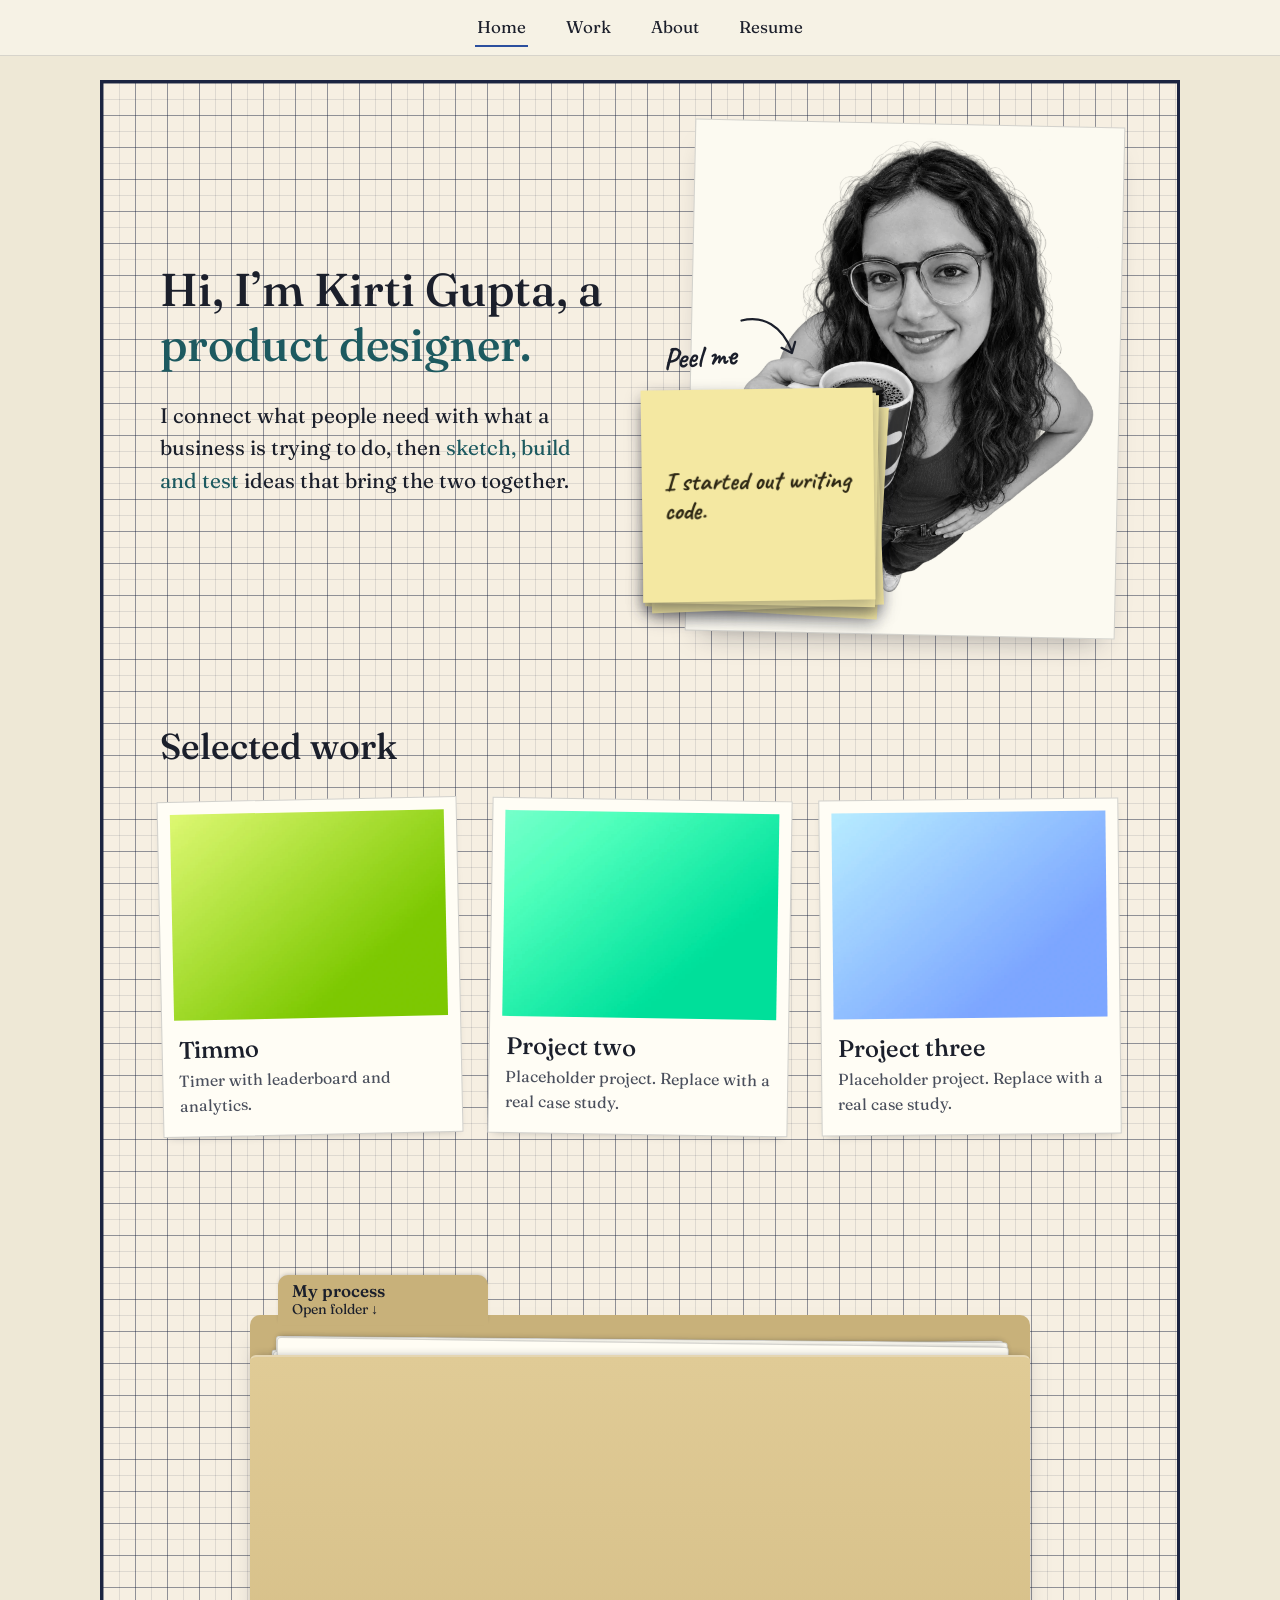
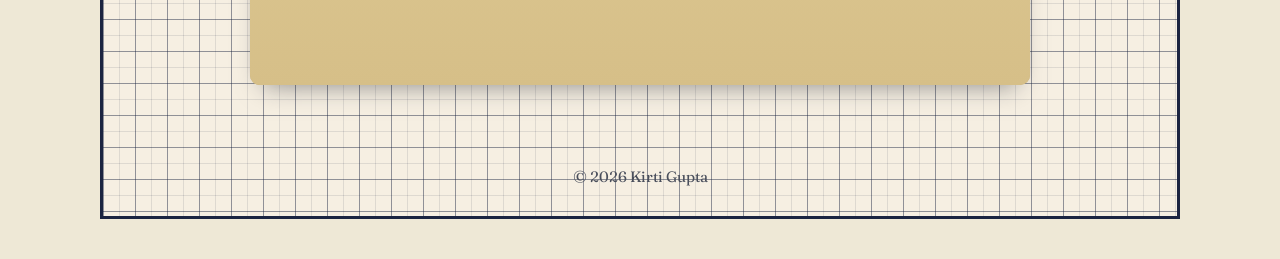
<file: index.html>
<!DOCTYPE html>
<html lang="en">
<head>
  <meta charset="UTF-8" />
  <meta name="viewport" content="width=device-width, initial-scale=1" />
  <link rel="preconnect" href="https://fonts.googleapis.com" />
  <link rel="preconnect" href="https://fonts.gstatic.com" crossorigin />
  <link href="https://fonts.googleapis.com/css2?family=Caveat:wght@500;700&family=Fraunces:opsz,wght@9..144,400;9..144,500;9..144,600&display=swap" rel="stylesheet" />
  <link rel="stylesheet" href="styles.css" />
  <title>Kirti Gupta · Product designer</title>
</head>
<body data-page="home">
  <a class="skip" href="#main">Skip to content</a>
  <nav class="nav" aria-label="Main">
    <a href="index.html" data-nav="home">Home</a>
    <a href="index.html#work" data-nav="work">Work</a>
    <a href="about.html" data-nav="about">About</a>
    <a href="#" id="resume-link" target="_blank" rel="noopener">Resume</a>
  </nav>

  <main class="paper" id="main">
    <div class="wrap">
      <section class="hero" id="home" aria-label="Introduction">
        <div class="hero-copy">
          <h1>Hi, I’m Kirti Gupta, a <span class="accent">product designer.</span></h1>
          <p>I connect what people need with what a business is trying to do, then <span class="accent">sketch, build and test</span> ideas that bring the two together.</p>
        </div>

        <div class="portrait-wrap">
          <figure class="portrait" id="portrait">
            <img src="assets/kirti.webp" alt="Portrait of Kirti Gupta smiling and holding a red coffee mug" />
          </figure>

          <div class="peel-cue" id="peel-cue" aria-hidden="true">
            <span>Peel me</span>
            <svg width="70" height="54" viewBox="0 0 70 54" fill="none" stroke="#1b1f2b" stroke-width="2.2" stroke-linecap="round" stroke-linejoin="round"><path d="M4 6C26 2 44 14 52 40"/><path d="M42 36l10 6 4-11"/></svg>
          </div>

          <div class="note-stack" id="note-stack" role="group" aria-label="Sticky notes about Kirti. Peel each one to read the next.">
            <button type="button" class="note" aria-label="Note 1 of 4. Peel to read the next."><span class="face"><span>I started out writing code.</span></span></button>
            <button type="button" class="note"><span class="face"><span>My first internship got me curious about the people who’d use what I built.</span></span></button>
            <button type="button" class="note"><span class="face"><span>My favourite part now? Taking a problem apart. Half the answer is usually in there.</span></span></button>
            <button type="button" class="note"><span class="face"><span>I love building things even more when I know who they’ll help and how.</span></span></button>
          </div>
          <p class="sr-only" id="peel-status" role="status" aria-live="polite"></p>
        </div>
      </section>

      <div id="work" class="work-area">
        <section class="work" aria-labelledby="work-title">
          <h2 id="work-title">Selected work</h2>
          <div class="cards" id="cards"></div>
        </section>

        <section class="process" aria-labelledby="process-title">
          <h2 class="sr-only" id="process-title">My process</h2>
          <div class="folder" id="folder">
            <div class="folder-back"></div>
            <div class="sheets" id="sheets">
              <article class="sheet" id="sheet-0" role="tabpanel" aria-labelledby="tab-0" style="--closed-top:100px;--rot:-.7deg">
                <h3>Understand the domain</h3>
                <p>Before I draw anything I learn what already exists, who it serves and what the business is trying to do. I read, use the competing products and talk to the people closest to the work, so I know the landscape before I question it.</p>
              </article>
              <article class="sheet" id="sheet-1" role="tabpanel" aria-labelledby="tab-1" style="--closed-top:94px;--rot:.5deg">
                <h3>Ask and observe</h3>
                <p>I ask simple questions and then stay quiet. I watch someone use a product and look for where they hesitate, work around something or say one thing and do another. What people do tells me more than what they say.</p>
              </article>
              <article class="sheet" id="sheet-2" role="tabpanel" aria-labelledby="tab-2" style="--closed-top:104px;--rot:-.3deg">
                <h3>Find the gap</h3>
                <p>I put the observations side by side and look for patterns. Then I decide what is worth changing: the gap between what people need and what the business is aiming for, narrowed down to one thing I can act on.</p>
              </article>
              <article class="sheet" id="sheet-3" role="tabpanel" aria-labelledby="tab-3" style="--closed-top:97px;--rot:.8deg">
                <h3>Sketch, build and test</h3>
                <p>An idea becomes something someone can try: a sketch, then a prototype, then working code. I put it in front of people, watch what they do with it and take what I learn back into the next round.</p>
              </article>
            </div>
            <div class="folder-front" aria-hidden="true"></div>
            <div class="sheet-tabs" role="tablist" aria-label="Process steps">
              <button type="button" role="tab" id="tab-0" aria-controls="sheet-0">Understand the domain</button>
              <button type="button" role="tab" id="tab-1" aria-controls="sheet-1">Ask and observe</button>
              <button type="button" role="tab" id="tab-2" aria-controls="sheet-2">Find the gap</button>
              <button type="button" role="tab" id="tab-3" aria-controls="sheet-3">Sketch, build and test</button>
            </div>
            <button type="button" class="folder-tab" id="folder-toggle" aria-expanded="false" aria-controls="sheets">
              <strong>My process</strong>
              <span id="folder-cue">Open folder ↓</span>
            </button>
          </div>
        </section>
      </div>

      <footer class="foot">© 2026 Kirti Gupta</footer>
    </div>
  </main>

  <script src="config.js"></script>
  <script src="projects.js"></script>
  <script src="nav.js"></script>
  <script src="home.js"></script>
</body>
</html>
</file>
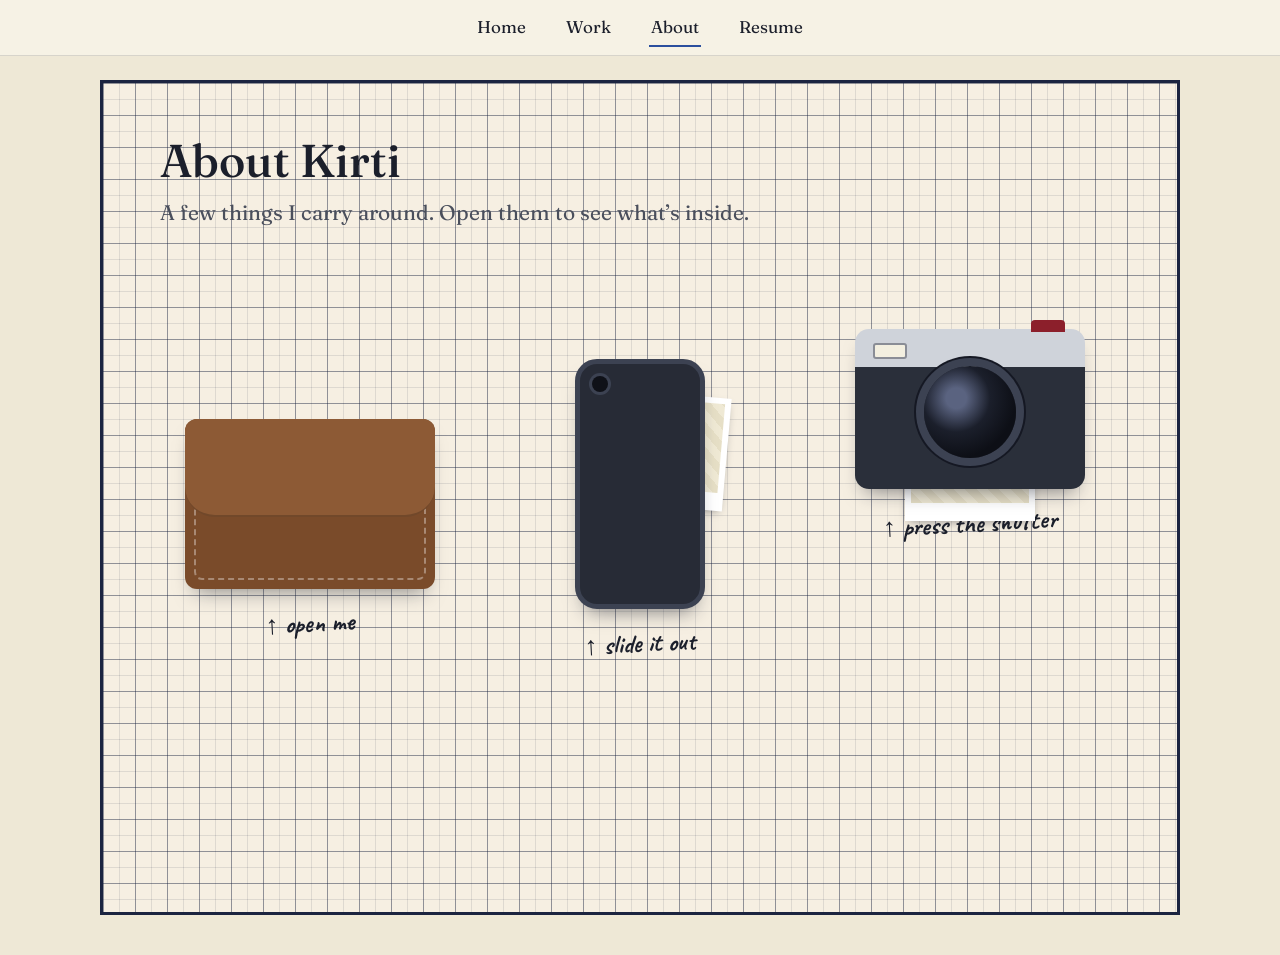
<file: about.html>
<!DOCTYPE html>
<html lang="en">
<head>
  <meta charset="UTF-8" />
  <meta name="viewport" content="width=device-width, initial-scale=1" />
  <link rel="preconnect" href="https://fonts.googleapis.com" />
  <link rel="preconnect" href="https://fonts.gstatic.com" crossorigin />
  <link href="https://fonts.googleapis.com/css2?family=Caveat:wght@500;700&family=Fraunces:opsz,wght@9..144,400;9..144,500;9..144,600&display=swap" rel="stylesheet" />
  <link rel="stylesheet" href="styles.css" />
  <title>About · Kirti Gupta</title>
</head>
<body data-page="about">
  <a class="skip" href="#main">Skip to content</a>
  <nav class="nav" aria-label="Main">
    <a href="index.html" data-nav="home">Home</a>
    <a href="index.html#work" data-nav="work">Work</a>
    <a href="about.html" data-nav="about">About</a>
    <a href="#" id="resume-link" target="_blank" rel="noopener">Resume</a>
  </nav>
  <main class="paper" id="main">
    <div class="wrap">
      <header class="about-head">
        <h1>About Kirti</h1>
        <p>A few things I carry around. Open them to see what’s inside.</p>
      </header>

      <div class="things">
        <!-- Wallet -->
        <div class="thing" id="thing-wallet">
          <div class="stage">
            <span class="cue hand">↑ open me</span>
            <div class="wallet">
              <div class="photo-card"><div class="photo-ph">Photo</div></div>
              <div class="wallet-body"></div>
              <div class="wallet-flap"></div>
              <button type="button" class="hit" aria-expanded="false" aria-controls="cap-wallet" aria-label="Wallet. Click to open."></button>
            </div>
          </div>
          <p class="caption" id="cap-wallet" role="status">Caption for the wallet photo goes here.</p>
        </div>

        <!-- Phone -->
        <div class="thing" id="thing-phone">
          <div class="stage">
            <span class="cue hand">↑ slide it out</span>
            <div class="phone">
              <div class="photo-card"><div class="photo-ph">Photo</div></div>
              <div class="phone-body"><i class="cam"></i></div>
              <button type="button" class="hit" aria-expanded="false" aria-controls="cap-phone" aria-label="Phone. Click to slide out the photo tucked behind the case."></button>
            </div>
          </div>
          <p class="caption" id="cap-phone" role="status">Caption for the phone photo goes here.</p>
        </div>

        <!-- Camera -->
        <div class="thing" id="thing-camera">
          <div class="stage">
            <span class="cue hand">↑ press the shutter</span>
            <div class="camera">
              <div class="photo-card"><div class="photo-ph">Photo</div></div>
              <div class="camera-body"><i class="lens"></i><i class="flash"></i><i class="shutter"></i></div>
              <button type="button" class="hit" aria-expanded="false" aria-controls="cap-camera" aria-label="Camera. Click to print a photo."></button>
            </div>
          </div>
          <p class="caption" id="cap-camera" role="status">Caption for the camera photo goes here.</p>
        </div>
      </div>
    </div>
  </main>
  <script src="config.js"></script>
  <script src="nav.js"></script>
  <script>
    /* TODO: add real photos, e.g. PHOTOS.wallet = 'assets/wallet.jpg' */
    const PHOTOS = { wallet: '', phone: '', camera: '' };
    Object.entries(PHOTOS).forEach(([k, src]) => {
      if (!src) return;
      const ph = document.querySelector('#thing-' + k + ' .photo-ph');
      ph.outerHTML = '<img class="photo-img" src="' + src + '" alt="" />';
    });
    document.querySelectorAll('.thing').forEach(thing => {
      const btn = thing.querySelector('.hit');
      btn.addEventListener('click', () => {
        const open = thing.classList.toggle('open');
        btn.setAttribute('aria-expanded', open);
      });
    });
  </script>
</body>
</html>
</file>
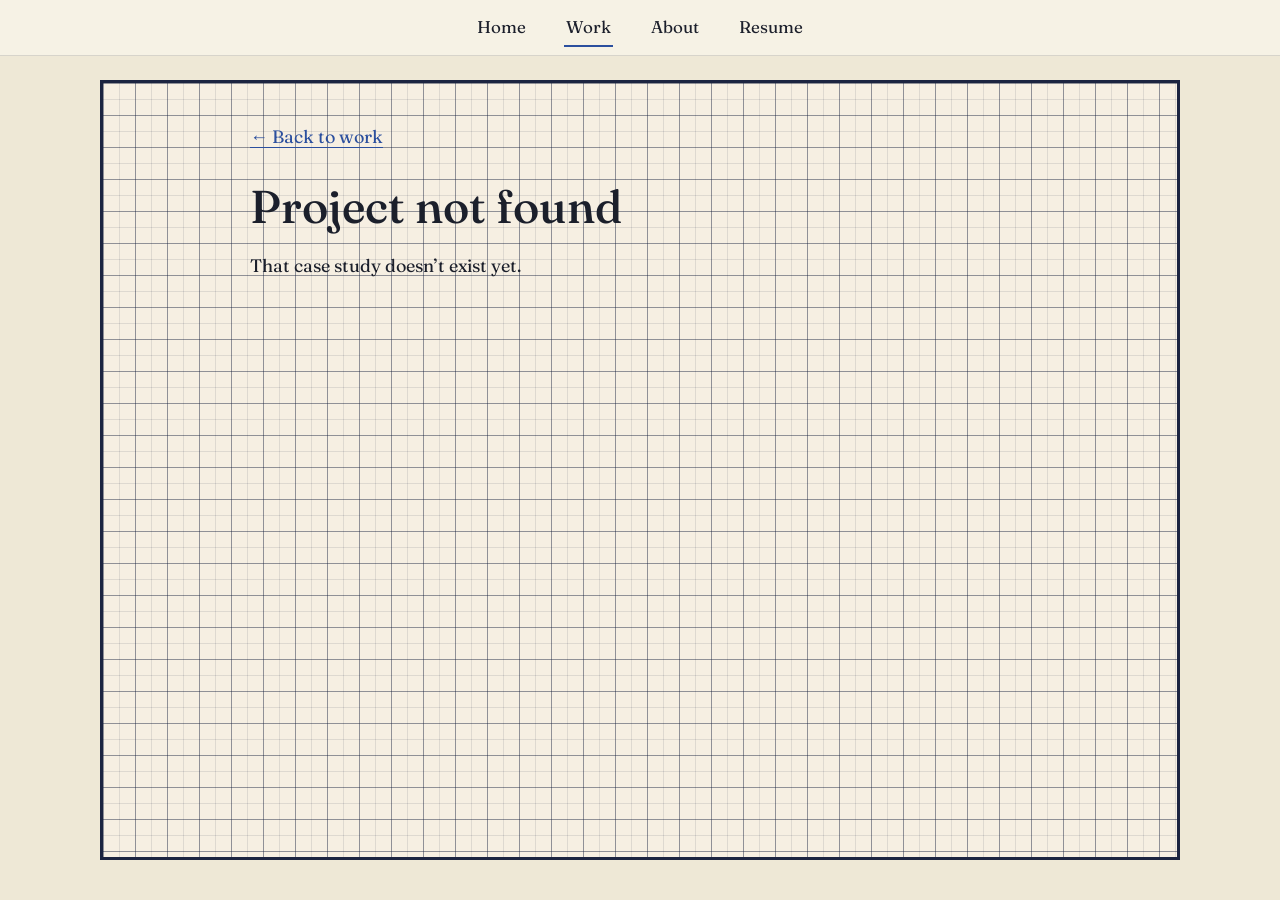
<file: case-study.html>
<!DOCTYPE html>
<html lang="en">
<head>
  <meta charset="UTF-8" />
  <meta name="viewport" content="width=device-width, initial-scale=1" />
  <link rel="preconnect" href="https://fonts.googleapis.com" />
  <link rel="preconnect" href="https://fonts.gstatic.com" crossorigin />
  <link href="https://fonts.googleapis.com/css2?family=Caveat:wght@500;700&family=Fraunces:opsz,wght@9..144,400;9..144,500;9..144,600&display=swap" rel="stylesheet" />
  <link rel="stylesheet" href="styles.css" />
  <title>Case study · Kirti Gupta</title>
</head>
<body data-page="work">
  <a class="skip" href="#main">Skip to content</a>
  <nav class="nav" aria-label="Main">
    <a href="index.html" data-nav="home">Home</a>
    <a href="index.html#work" data-nav="work">Work</a>
    <a href="about.html" data-nav="about">About</a>
    <a href="#" id="resume-link" target="_blank" rel="noopener">Resume</a>
  </nav>
  <main class="paper" id="main">
    <div class="wrap case">
      <a class="back" id="back" href="index.html#work">← Back to work</a>
      <article id="case"></article>
    </div>
  </main>
  <script src="config.js"></script>
  <script src="projects.js"></script>
  <script src="nav.js"></script>
  <script>
    (function () {
      const slug = new URLSearchParams(location.search).get('project');
      const p = (window.PROJECTS || []).find(x => x.slug === slug);
      const el = document.getElementById('case');
      if (!p) { el.innerHTML = '<h1>Project not found</h1><p>That case study doesn’t exist yet.</p>'; return; }
      document.title = p.title + ' · Kirti Gupta';
      document.getElementById('back').href = 'index.html#project-' + p.slug;
      const links = [p.links.live && '<a href="' + p.links.live + '">Live site ↗</a>', p.links.code && '<a href="' + p.links.code + '">Code ↗</a>'].filter(Boolean).join(' ');
      el.innerHTML =
        '<h1>' + p.title + '</h1>' +
        '<p class="lede">' + p.blurb + '</p>' +
        '<p class="meta"><span>' + p.role + '</span>' + p.tags.map(t => '<span class="tag">' + t + '</span>').join('') + (links ? '<span class="links">' + links + '</span>' : '') + '</p>' +
        '<img class="hero-img" style="filter:hue-rotate(' + p.hue + 'deg)" src="' + p.image + '" alt="' + p.title + ' project image" />' +
        p.sections.map(s => '<section><h2>' + s.h + '</h2><p>' + s.p + '</p></section>').join('');
    })();
  </script>
</body>
</html>
</file>
<file: styles.css>
:root {
  --ink: #1b1f2b;
  --muted: #4a4f5c;
  --ivory: #f7f3e6;
  --outer: #eee8d6;
  --teal: #1d5a60;
  --ink-blue: #2b4f9e;
  --manila: #d6bf88;
  --serif: 'Fraunces', Georgia, 'Times New Roman', serif;
  --hand: 'Caveat', 'Segoe Script', cursive;
}
* { box-sizing: border-box; }
html { scroll-behavior: smooth; scroll-padding-top: 84px; }
body { margin: 0; background: var(--outer); color: var(--ink); font-family: var(--serif); font-size: 18px; line-height: 1.55; }
h1, h2, h3 { font-weight: 500; line-height: 1.2; margin: 0; }
a { color: inherit; }
.sr-only { position: absolute; width: 1px; height: 1px; overflow: hidden; clip: rect(0 0 0 0); white-space: nowrap; }
:focus-visible { outline: 3px solid var(--ink-blue); outline-offset: 4px; }
.skip { position: absolute; left: 12px; top: -60px; background: var(--ink); color: #fff; padding: 8px 14px; z-index: 200; }
.skip:focus { top: 8px; }

/* ---------- Nav ---------- */
.nav { position: fixed; inset: 0 0 auto 0; z-index: 100; height: 56px; display: flex; justify-content: center; align-items: center; gap: 36px; background: rgba(247,243,230,.94); backdrop-filter: blur(6px); border-bottom: 1px solid rgba(27,31,43,.14); }
.nav a { position: relative; padding: 6px 2px; font-size: 17px; text-decoration: none; }
.nav a::after { content: ""; position: absolute; left: 0; right: 0; bottom: 0; height: 1.5px; background: var(--ink-blue); transform: scaleX(0); transition: transform .25s; }
.nav a[aria-current]::after { transform: scaleX(1); }
.toast { position: fixed; left: 50%; bottom: 28px; transform: translate(-50%, 20px); background: var(--ink); color: #fff; padding: 10px 18px; border-radius: 8px; font-size: 15px; opacity: 0; pointer-events: none; transition: .25s; z-index: 300; }
.toast.show { opacity: 1; transform: translate(-50%, 0); }

/* ---------- Grid paper ---------- */
.paper {
  margin: 80px 100px 40px;
  border: 3px solid #1b2440;
  background-color: #f6efe2;
  background-image:
    linear-gradient(rgba(27,36,64,.4) 1.5px, transparent 1.5px),
    linear-gradient(90deg, rgba(27,36,64,.4) 1.5px, transparent 1.5px),
    linear-gradient(rgba(27,36,64,.11) 1px, transparent 1px),
    linear-gradient(90deg, rgba(27,36,64,.11) 1px, transparent 1px);
  background-size: 32px 32px, 32px 32px, 16px 16px, 16px 16px;
  min-height: calc(100vh - 120px);
}
.wrap { max-width: 1040px; margin: 0 auto; padding: 0 40px; }
.accent { color: var(--teal); }
.foot { padding: 40px 0 28px; color: var(--muted); font-size: 15px; text-align: center; }

/* ---------- Hero ---------- */
.hero { display: grid; grid-template-columns: 1fr 430px; gap: 70px; align-items: center; min-height: 600px; padding: 40px 0 70px; }
.hero h1 { font-size: 46px; margin-bottom: 26px; max-width: 14em; }
.hero p { font-size: 21px; max-width: 21em; margin: 0; }
.portrait-wrap { position: relative; }
.portrait { margin: 0; background: #fcfaf1; padding: 14px 14px 36px; border: 1px solid rgba(27,31,43,.18); box-shadow: 0 16px 30px -16px rgba(27,31,43,.4); transform: rotate(1.2deg); }
.portrait img { display: block; width: 100%; height: auto; filter: grayscale(var(--gray, 1)) contrast(1.04); transition: filter .9s ease; }

.note-stack { position: absolute; left: -48px; bottom: 34px; width: 232px; height: 212px; z-index: 5; }
.note { position: absolute; inset: 0; border: 0; padding: 0; background: none; cursor: pointer; filter: drop-shadow(0 7px 8px rgba(27,31,43,.3)); font: inherit; text-align: left; }
.note:not(:focus-visible) { outline: none; }
.note:focus-visible .face { outline: 3px solid var(--ink-blue); outline-offset: 3px; }
.note .face { position: absolute; inset: 0; display: flex; align-items: center; padding: 24px 22px; background: #f4e8a2; font-family: var(--hand); font-weight: 700; font-size: 26px; line-height: 1.12; color: #2b2512; }
.note .flap { position: absolute; left: 0; top: 0; width: 100%; height: 100%; overflow: visible; pointer-events: none; }
.peel-cue { position: absolute; left: -28px; bottom: 266px; display: flex; align-items: flex-end; gap: 4px; font-family: var(--hand); font-weight: 700; font-size: 30px; line-height: 1; color: var(--ink); transform: rotate(-4deg); transition: opacity .4s; z-index: 6; }
.peel-cue.gone { opacity: 0; pointer-events: none; }

/* ---------- Work ---------- */
.work-area { padding-top: 20px; }
.work h2 { font-size: 36px; margin-bottom: 30px; }
.cards { display: grid; grid-template-columns: repeat(3, 1fr); gap: 30px; }
.postcard { display: block; text-decoration: none; background: #fffdf5; border: 1px solid rgba(27,31,43,.2); padding: 12px 12px 18px; box-shadow: 0 4px 10px -6px rgba(27,31,43,.35); transform: rotate(var(--tilt, 0deg)); transition: transform .25s ease, box-shadow .25s ease; }
.postcard img { display: block; width: 100%; aspect-ratio: 4 / 3; object-fit: cover; }
.postcard h3 { font-size: 24px; margin: 16px 4px 4px; }
.postcard p { margin: 0 4px; font-size: 16px; color: var(--muted); }
.postcard:hover, .postcard:focus-visible { transform: translateY(-8px) rotate(calc(var(--tilt, 0deg) * .3)); box-shadow: 8px 18px 18px -12px rgba(27,31,43,.5); }

/* ---------- Process folder ---------- */
.process { padding: 110px 0 40px; }
.folder { position: relative; width: min(780px, 100%); height: 440px; margin: 0 auto; }
.folder-back { position: absolute; left: 0; right: 0; top: 70px; bottom: 0; background: #c8b17a; border-radius: 10px; box-shadow: 0 14px 24px -14px rgba(27,31,43,.5); }
.sheets { position: absolute; inset: 0; clip-path: inset(-300px -20px 0 -20px); z-index: 2; }
.sheet { position: absolute; left: 24px; right: 24px; top: var(--closed-top); height: 420px; padding: 96px 36px 0; background: #fffdf4; border: 1px solid rgba(27,31,43,.18); border-radius: 4px; transform: rotate(var(--rot, 0deg)); transition: top .65s cubic-bezier(.3,.7,.2,1), transform .65s, box-shadow .65s; box-shadow: 0 -2px 6px -3px rgba(27,31,43,.25); }
.sheet h3 { font-size: 24px; margin-bottom: 8px; }
.sheet p { margin: 0; font-size: 17px; max-width: 40em; }
.folder.open .sheet { top: 70px; transform: none; }
.folder.open .sheet.is-active { top: -10px; box-shadow: 0 8px 18px -10px rgba(27,31,43,.5); z-index: 3; }
.sheet:not(.is-active) { visibility: visible; }
.folder-front { position: absolute; left: 0; right: 0; top: 110px; bottom: 0; background: linear-gradient(#e0cb96, #d6bf88); border-radius: 6px 6px 10px 10px; border-top: 2px solid rgba(255,255,255,.35); transform-origin: 50% 100%; transition: transform .65s cubic-bezier(.3,.7,.2,1); z-index: 4; box-shadow: 0 -4px 10px -6px rgba(27,31,43,.4); }
.folder.open .folder-front { transform: scaleY(.2); }
.folder-tab { position: absolute; left: 28px; top: 30px; z-index: 6; width: 210px; height: 50px; padding: 4px 14px; display: flex; flex-direction: column; justify-content: center; text-align: left; background: #c8b17a; border: 0; border-radius: 10px 10px 0 0; font: inherit; color: var(--ink); cursor: pointer; line-height: 1.2; box-shadow: 0 -2px 4px -2px rgba(27,31,43,.3); }
.folder-tab strong { font-weight: 600; font-size: 17px; }
.folder-tab span { font-size: 14px; }
.folder-tab:hover span { text-decoration: underline; }
.sheet-tabs { position: absolute; left: 28px; right: 28px; top: 330px; height: 48px; z-index: 5; display: flex; gap: 6px; visibility: hidden; opacity: 0; transition: opacity .3s; }
.folder.open .sheet-tabs { visibility: visible; opacity: 1; transition-delay: .35s; }
.sheet-tabs button { flex: 1; font: inherit; font-size: 14px; line-height: 1.15; padding: 6px 8px; color: var(--ink); background: #ecdcab; border: 1px solid rgba(27,31,43,.25); border-radius: 8px 8px 0 0; cursor: pointer; }
.sheet-tabs button[aria-selected="true"] { background: #fffdf4; font-weight: 600; box-shadow: inset 0 -3px 0 var(--ink-blue); }

/* ---------- Case study ---------- */
.case { padding-top: 40px; padding-bottom: 60px; max-width: 860px; }
.back { display: inline-block; margin-bottom: 28px; color: var(--ink-blue); text-underline-offset: 4px; }
.case h1 { font-size: 46px; }
.case .lede { font-size: 22px; margin: 10px 0 18px; }
.case .meta { display: flex; flex-wrap: wrap; gap: 8px 14px; align-items: center; color: var(--muted); font-size: 16px; }
.tag { background: rgba(27,31,43,.08); padding: 2px 10px; border-radius: 6px; color: var(--ink); }
.case .links a { margin-right: 10px; color: var(--ink-blue); }
.hero-img { width: 100%; aspect-ratio: 16 / 9; object-fit: cover; margin: 28px 0; border: 1px solid rgba(27,31,43,.2); }
.case h2 { font-size: 28px; margin: 28px 0 8px; }
.case section p { margin: 0; max-width: 40em; }

/* ---------- About ---------- */
.about-head { padding: 50px 0 10px; }
.about-head h1 { font-size: 46px; margin-bottom: 8px; }
.about-head p { margin: 0; font-size: 21px; color: var(--muted); }
.things { display: grid; grid-template-columns: repeat(3, 1fr); gap: 30px; padding: 30px 0 90px; }
.thing { text-align: center; }
.stage { position: relative; height: 470px; display: flex; align-items: flex-start; justify-content: center; }
.hit { position: absolute; inset: -10px; background: transparent; border: 0; cursor: pointer; z-index: 10; border-radius: 12px; }
.cue { position: absolute; left: 50%; transform: translateX(-50%) rotate(-3deg); font-family: var(--hand); font-weight: 700; font-size: 26px; white-space: nowrap; color: var(--ink); transition: opacity .3s; }
.thing.open .cue { opacity: 0; }
.caption { margin: 0 auto; max-width: 17em; min-height: 3.2em; font-family: var(--hand); font-size: 26px; font-weight: 700; line-height: 1.15; opacity: 0; transform: translateY(6px); transition: .45s .25s; }
.thing.open .caption { opacity: 1; transform: none; }
.photo-card { position: absolute; background: #fff; padding: 6px 6px 18px; box-shadow: 0 4px 10px -4px rgba(27,31,43,.5); transition: transform .7s cubic-bezier(.3,.7,.2,1); z-index: 1; }
.photo-ph, .photo-img { display: grid; place-items: center; width: 100%; aspect-ratio: 4 / 3; object-fit: cover; background: repeating-linear-gradient(45deg, #e6dfc6 0 8px, #efe9d4 8px 16px); color: #6b6858; font-size: 13px; }

.wallet { position: relative; width: 250px; height: 170px; margin-top: 150px; perspective: 700px; }
.wallet .photo-card { width: 150px; left: 50px; top: 24px; }
.thing.open .wallet .photo-card { transform: translateY(-120px) rotate(-3deg); }
.wallet-body { position: absolute; inset: 0; background: #7a4b2a; border-radius: 12px; z-index: 2; box-shadow: 0 12px 20px -10px rgba(27,31,43,.5); }
.wallet-body::after { content: ""; position: absolute; inset: 9px; border: 2px dashed rgba(255,255,255,.35); border-radius: 8px; }
.wallet-flap { position: absolute; left: 0; right: 0; top: 0; height: 58%; background: #8d5a35; border-radius: 12px 12px 30px 30px; z-index: 3; transform-origin: 50% 0; transition: transform .7s cubic-bezier(.3,.7,.2,1), z-index 0s .35s; border-bottom: 2px solid rgba(0,0,0,.2); }
.thing.open .wallet-flap { transform: rotateX(-165deg); z-index: 0; }
#thing-wallet .cue { top: 335px; }
#thing-phone .cue { top: 355px; }
#thing-camera .cue { top: 235px; }
.cue { pointer-events: none; }

.phone { position: relative; width: 130px; height: 250px; margin-top: 90px; }
.phone .photo-card { width: 130px; left: 22px; top: 34px; transform: rotate(5deg); }
.thing.open .phone .photo-card { transform: translateX(105px) rotate(9deg); }
.phone-body { position: absolute; inset: 0; z-index: 2; background: #272b36; border-radius: 22px; border: 5px solid #3c4252; box-shadow: 0 12px 20px -10px rgba(27,31,43,.55); }
.phone-body .cam { position: absolute; left: 12px; top: 12px; width: 16px; height: 16px; border-radius: 50%; background: #0f1118; box-shadow: 0 0 0 3px #3c4252; }

.camera { position: relative; width: 230px; height: 160px; margin-top: 60px; }
.camera .photo-card { width: 130px; left: 50px; top: 80px; }
.thing.open .camera .photo-card { transform: translateY(150px) rotate(-2deg); }
.camera-body { position: absolute; inset: 0; z-index: 2; background: linear-gradient(#cfd3da 0 24%, #2a2f3a 24%); border-radius: 14px; box-shadow: 0 12px 20px -10px rgba(27,31,43,.55); }
.camera-body .lens { position: absolute; left: 50%; top: 52%; width: 92px; height: 92px; transform: translate(-50%, -50%); border-radius: 50%; background: radial-gradient(circle at 35% 35%, #5a6380 0 12%, #1b1f2b 40%, #0d0f16 70%); box-shadow: 0 0 0 8px #3c4252, 0 0 0 10px #151823; }
.camera-body .flash { position: absolute; left: 18px; top: 14px; width: 34px; height: 16px; border-radius: 3px; background: #f3efe0; border: 2px solid #8a8d96; }
.camera-body .shutter { position: absolute; right: 20px; top: -9px; width: 34px; height: 12px; border-radius: 4px 4px 0 0; background: #8c1f2b; }

/* ---------- Smaller screens ---------- */
@media (max-width: 900px) {
  .paper { margin: 72px 14px 24px; }
  .wrap { padding: 0 20px; }
  .hero { grid-template-columns: 1fr; gap: 40px; min-height: 0; padding-bottom: 50px; }
  .hero h1 { font-size: 36px; }
  .portrait-wrap { max-width: 420px; margin: 0 auto 0; width: 100%; }
  .portrait-wrap { margin-bottom: 110px; }
  .note-stack { left: 6px; bottom: -96px; }
  .peel-cue { left: 10px; bottom: 134px; }
  .cards, .things { grid-template-columns: 1fr; }
  .folder { height: 520px; }
  .sheet-tabs { top: 410px; }
  .folder-front { top: 150px; }
  .sheet { height: 520px; padding: 92px 20px 0; }
  .sheet { --closed-top: 140px !important; }
  .sheet p { font-size: 16px; }
}

/* ---------- Reduced motion: same states, brief fade ---------- */
@media (prefers-reduced-motion: reduce) {
  html { scroll-behavior: auto; }
  .postcard, .sheet, .folder-front, .photo-card, .wallet-flap, .portrait img, .caption { transition: opacity .2s !important; }
  .postcard:hover, .postcard:focus-visible { transform: rotate(var(--tilt, 0deg)); }
  .sheet-tabs { transition: opacity .2s; transition-delay: 0s !important; }
}
</file>
